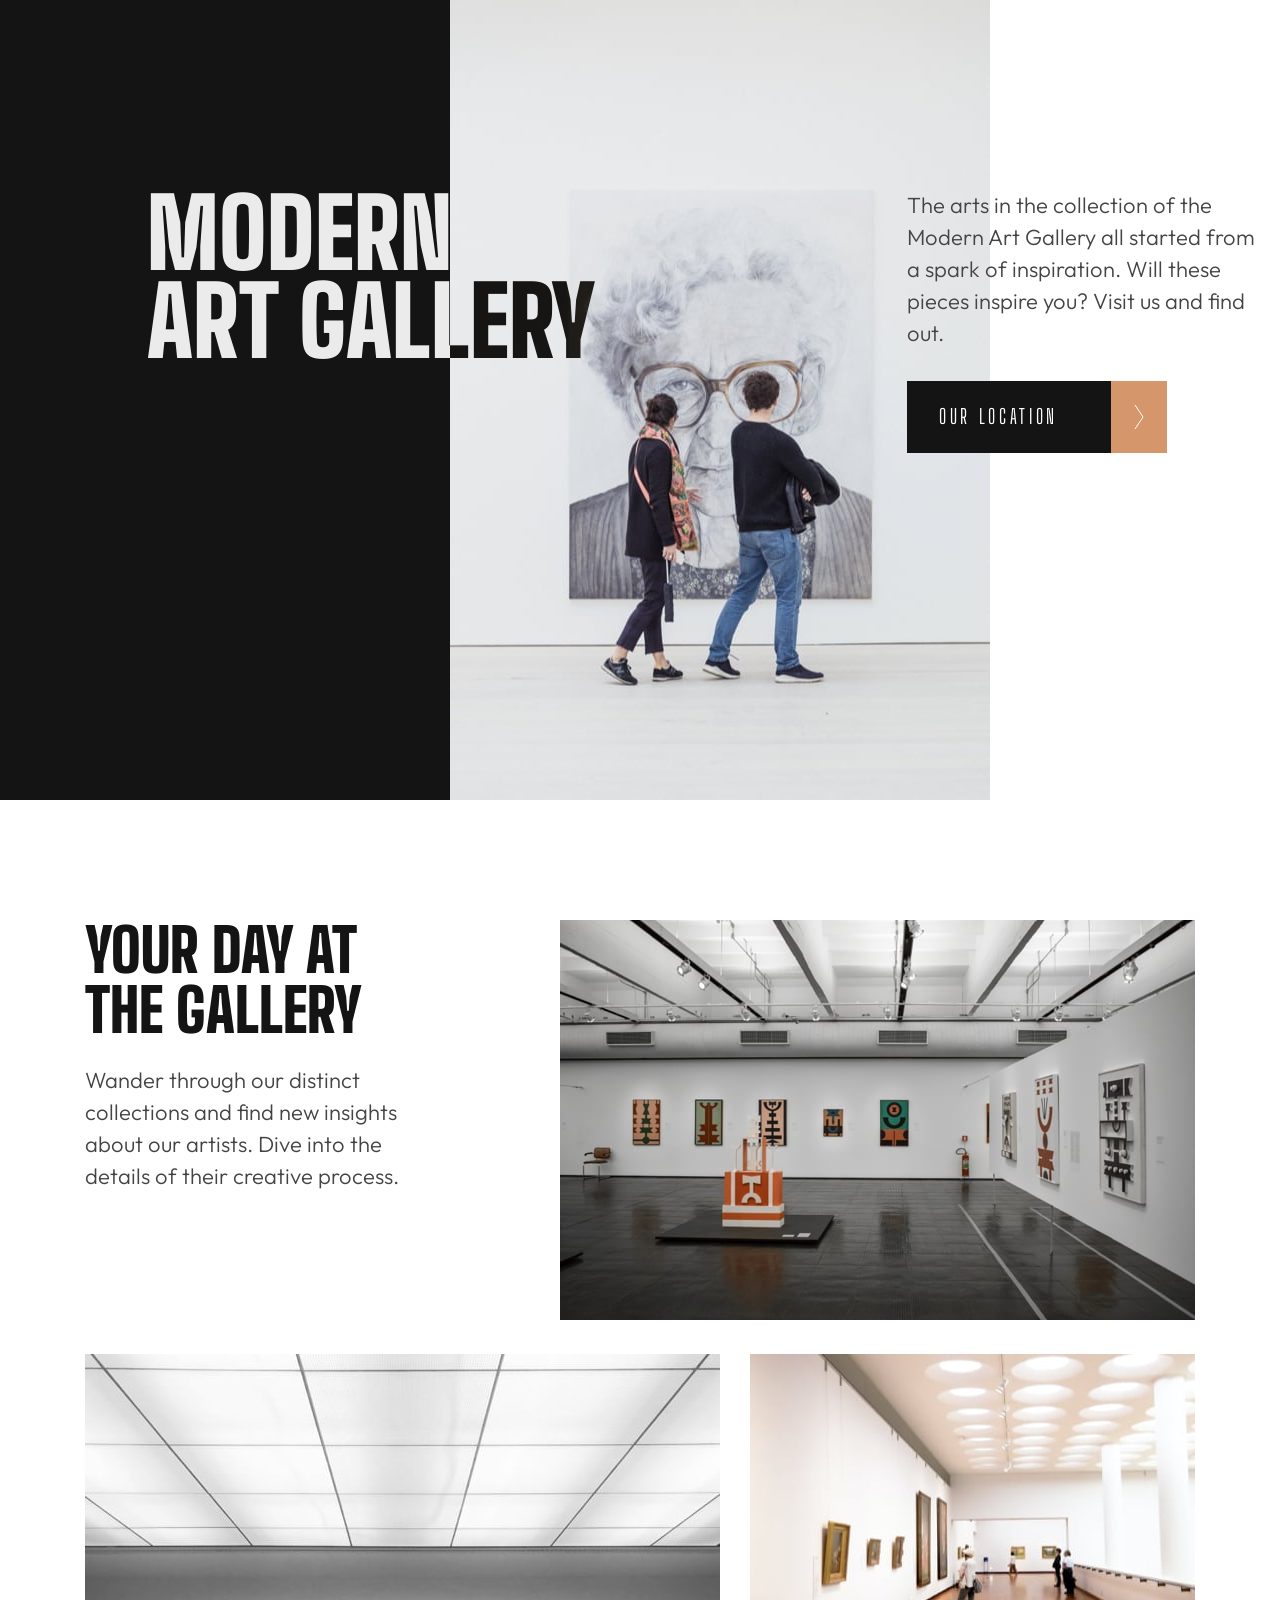
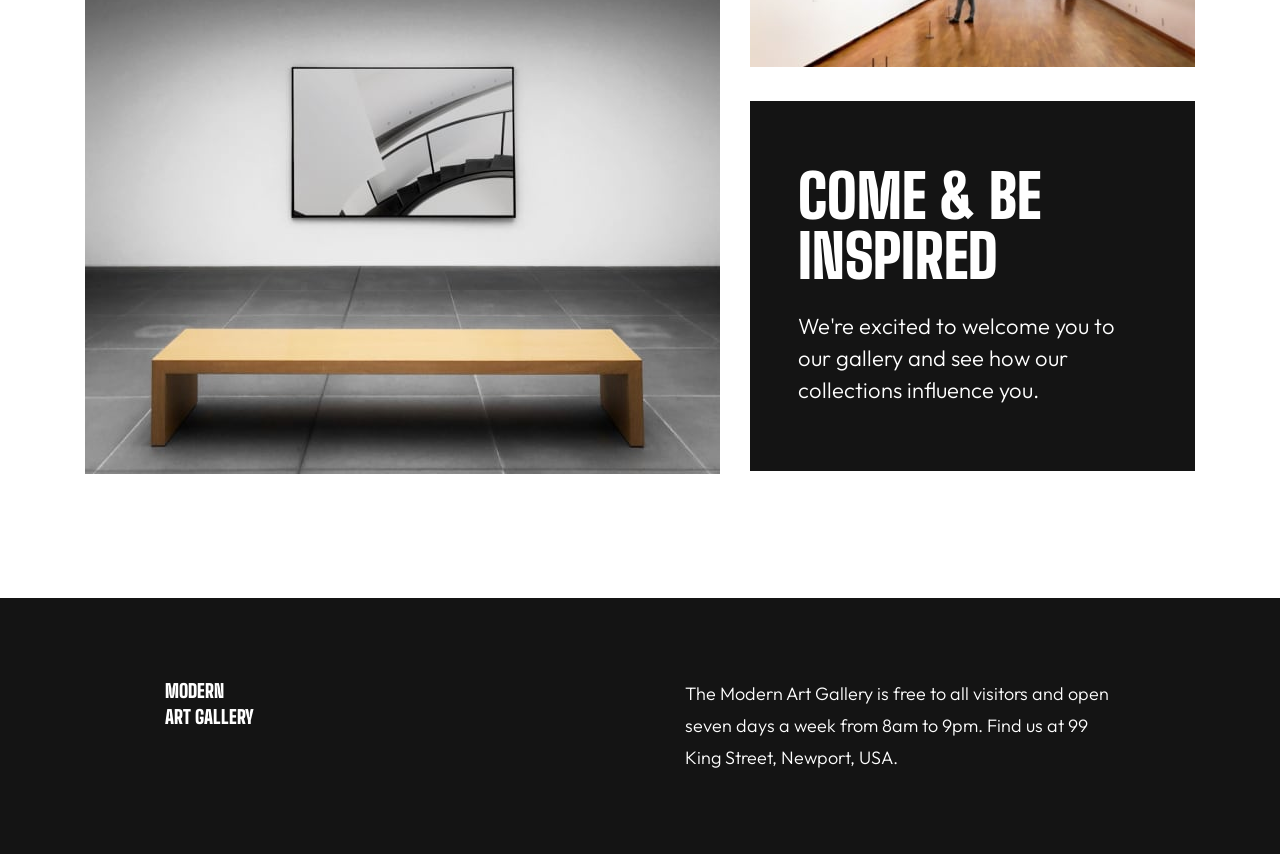
<file: Web-odev-3/art-gallery-website/index.html>
<!DOCTYPE html>
<html lang="en">
  <head>
    <meta charset="UTF-8" />
    <meta name="viewport" content="width=device-width, initial-scale=1.0" />

    <link
      rel="icon"
      type="image/png"
      sizes="32x32"
      href="try/favicon-32x32.png"
    />
    <link rel="preconnect" href="https://fonts.googleapis.com/" />
    <link
      href="https://fonts.googleapis.com/css2?family=Big+Shoulders+Display:wght@900&amp;family=Outfit:wght@300&amp;display=swap"
      rel="stylesheet"
    />
    <link rel="stylesheet" href="styles.css" />

    <title>Art gallery website</title>
  </head>

  <body>
    <main>
      <header>
        <picture class="hero-img">
          <source media="(min-width: 1000px)" srcset="try\image-hero.jpg" />
          <source media="(min-width: 768px)" srcset="try/image-hero.jpg" />
          <img
            src="try/image-hero.jpg"
            srcset="try\image-hero.jpg"
            alt="Man
          and woman walking past and looking at a mostly black and white
          painting of an eldery woman wearing brown glasses"
          />
        </picture>
        <div class="hero-container">
          <h1>
            Modern <br />
            Art Gallery
          </h1>

          <div class="hero-text">
            <p>
              The arts in the collection of the Modern Art Gallery all started
              from a spark of inspiration. Will these pieces inspire you? Visit
              us and find out.
            </p>
            <div class="link">
              <a href="location.html">Our location</a>
              <div class="arrow">
                <img src="try/icon-arrow-right.svg" alt="arrow" />
              </div>
            </div>
          </div>
        </div>
      </header>

      <div class="section-wrapper">
        <section class="section-1">
          <picture class="grid-1">
            <source
              media="(min-width: 1330px)"
              srcset="try\image-grid-1.jpg, try\image-grid-1@2x.jpg"
              <img
              src="try/image-grid-1.jpg"
              srcset="try\image-grid-1@2x.jpg"
            />
            <source
              media="(min-width: 768px)"
              srcset="try/image-grid-1.jpg, try/image-grid-1@2x.jpg 2x"
            />
            <img
              src="try/image-grid-1.jpg"
              srcset="try/mobile/image-grid-1@2x.jpg"
              alt="image1"
            />
          </picture>

          <div class="container">
            <h2>Your day<span></span> at the gallery</h2>
            <p>
              Wander through our distinct collections and find new insights
              about our artists. Dive into the details of their creative
              process.
            </p>
          </div>
        </section>

        <section class="section-2">
          <picture class="grid-2">
            <source
              media="(min-width: 1339px)"
              srcset="try/image-grid-2.jpg, try/image-grid-2@2x.jpg 2x"
            />
            <source
              media="(min-width: 768px)"
              srcset="try/image-grid-2.jpg, try/image-grid-2@2x.jpg 2x"
            />
            <img
              src="try/mobile/image-grid-1.jpg"
              srcset="try/mobile/image-grid-2@2x.jpg"
              alt="Image of light colored wood bench inside of museum facing a large photographic print of part of a circular stairwell"
            />
          </picture>

          <div class="inspired-container">
            <picture class="grid-3">
              <source
                media="(min-width: 1339px)"
                srcset="try/image-grid-3.jpg, try/image-grid-3@2x.jpg 2x"
              />

              <source
                media="(min-width: 768px)"
                srcset="try/image-grid-3.jpg, try/image-grid-3@2x.jpg 2x"
              />

              <img
                src="try/mobile/image-grid-3.jpg"
                srcset="try/mobile/image-grid-3@2x.jpg"
                alt="Image of a few people looking at paintings inside the museum"
              />
            </picture>

            <div class="inspired-text">
              <h2>
                Come &amp; be<br />
                inspired
              </h2>
              <p>
                We're excited to welcome you to our gallery and see how our
                collections influence you.
              </p>
            </div>
          </div>
        </section>
      </div>
    </main>

    <footer>
      <div class="footer-container">
        <h3>
          Modern<br />
          Art Gallery
        </h3>
        <p>
          The Modern Art Gallery is free to all visitors and open seven days a
          week from 8am to 9pm. Find us at 99 King Street, Newport, USA.
        </p>
      </div>
    </footer>
  </body>
</html>
</file>
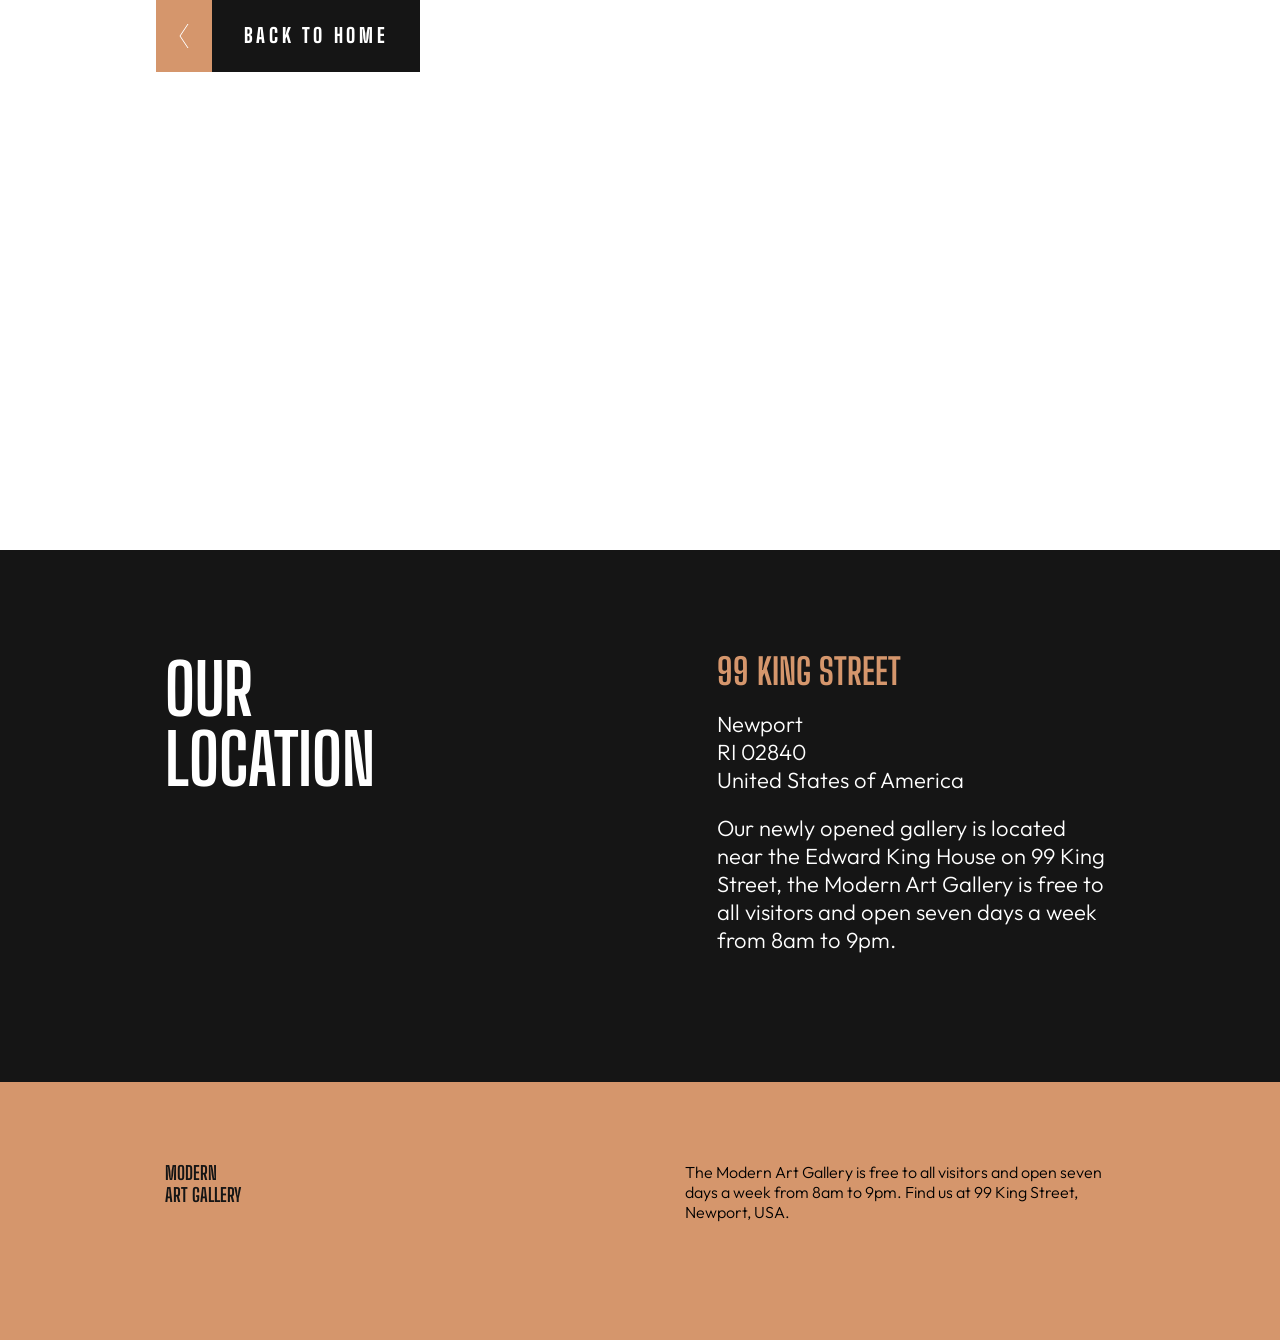
<file: Web-odev-3/art-gallery-website/location.html>
<!DOCTYPE html>
<html lang="en">
  <head>
    <meta charset="UTF-8" />
    <meta name="viewport" content="width=device-width, initial-scale=1.0" />

    <link
      rel="icon"
      type="image/png"
      sizes="32x32"
      href="try/favicon-32x32.png"
    />
    <link rel="preconnect" href="https://fonts.googleapis.com/" />
    <link
      href="https://fonts.googleapis.com/css2?family=Big+Shoulders+Display:wght@900&amp;family=Outfit:wght@300&amp;display=swap"
      rel="stylesheet"
    />
    <link rel="stylesheet" href="location.css" />

    <title>Art gallery website | Location</title>
  </head>

  <body>
    <div class="mapDiv">
      <div id="map" class="map">
        <div class="btn-wrapper">
          <button class="home-link">
            <div class="arrow-l">
              <img src="try/icon-arrow-left.svg" alt="left arrow icon" />
            </div>
            <a href="index.html">Back to Home</a>
          </button>
        </div>
      </div>
    </div>
    <main>
      <h1>Our<span></span> location</h1>
      <div class="info">
        <h2>99 King Street</h2>
        <p class="address">
          Newport <br />
          RI 02840 <br />
          United States of America <br />
        </p>
        <p>
          Our newly opened gallery is located near the Edward King House on 99
          King Street, the Modern Art Gallery is free to all visitors and open
          seven days a week from 8am to 9pm.
        </p>
      </div>
    </main>
    <footer>
      <div class="footer-wrapper">
        <div class="col-1">
          <h3>
            Modern <br />
            Art Gallery
          </h3>
        </div>
        <div class="col-2">
          The Modern Art Gallery is free to all visitors and open seven days a
          week from 8am to 9pm. Find us at 99 King Street, Newport, USA.
        </div>
      </div>
    </footer>
  </body>
</html>
</file>
<file: Web-odev-3/art-gallery-website/styles.css>
:root {
  --accent: #d5966c;
  --heading: #141414;
  --body-text: #444444;
  --background: #ffffff;
}
*,
* ::before,
* ::after {
  box-sizing: border-box;
  margin: 0;
  padding: 0;
  -moz-osx-font-smoothing: grayscale;
  -webkit-font-smoothing: antialiased;
}
body {
  background-color: var(--background);
}
h1,
h2,
h3 {
  color: var(--heading);
  font-family: "Big Shoulders Display", sans-serif;
  font-weight: 900;
  text-transform: uppercase;
}
h3,
footer,
footer p,
.inspired-text h2,
.inspired-text p {
  color: var(--background);
}
h1 {
  font-size: 3.75rem;
  line-height: 3.4375rem;
}
h2 {
  font-size: 3.125rem;
  line-height: 2.8125rem;
}
h2 span::before {
  content: "\A";
  white-space: pre;
}
p {
  color: var(--body-text);
  font-family: "Outfit", sans-serif;
  font-size: 1.125rem;
  font-weight: 300;
  line-height: 1.75rem;
}
i {
  font-size: 1.25rem;
  margin-right: 1.25rem;
}
.section-wrapper {
  margin-left: 1rem;
  margin-right: 1rem;
  max-width: 100%;
}
.section-wrapper img {
  max-width: 100%;
}
.hero-container {
  margin: 2rem 1rem 7.5rem 1rem;
}
.hero-text {
  margin-top: 2rem;
}
.grid-1 img {
  margin-bottom: 1.5625rem;
}
.section-1 {
  margin-bottom: 2rem;
}
.section-1 .container p {
  margin-top: 1.3125rem;
}
.grid-2 img,
.grid-3 img {
  margin-bottom: 1rem;
}
.inspired-text,
footer {
  background-color: var(--heading);
}
.inspired-text {
  margin-bottom: 7.5rem;
  padding: 3rem 1.5rem;
}
.inspired-text p {
  margin-top: 1.5rem;
}
footer {
  font-size: 1rem;
  line-height: 1.625rem;
  padding: 3rem 2rem;
}
footer p {
  margin-top: 2.375rem;
  margin-bottom: 2.375rem;
}
.arrow,
.link {
  align-items: center;
  display: flex;
  height: 4.5rem;
}
.arrow {
  background-color: var(--accent);
  justify-content: center;
  width: 3.5rem;
}
.link {
  background-color: var(--heading);
  justify-content: space-between;
  margin-top: 2rem;
  width: 16.25rem;
}
.link a {
  color: var(--background);
  font-family: "Big Shoulders Display", sans-serif;
  font-size: 1.25rem;
  letter-spacing: 3.64px;
  line-height: 1.49625rem;
  margin-left: 2rem;
  text-decoration: none;
  text-transform: uppercase;
}
.link:hover,
.link:hover .arrow {
  transition: all 0.3s ease-out;
}
.link:hover {
  background-color: var(--accent);
}
.link:hover .arrow {
  background-color: var(--heading);
}
footer a {
  color: var(--background);
}
footer a:hover {
  color: var(--accent);
}
@media screen and (min-width: 768px) {
  h1 {
    font-size: 4.375rem;
    line-height: 4.0625rem;
  }
  h2 {
    font-size: 3.125rem;
    line-height: 2.8125rem;
  }
  h2 span::before {
    display: none;
  }
  .section-1 .container p,
  .inspired-text p {
    margin-top: 1.5rem;
  }
  .section-wrapper {
    margin-left: auto;
    margin-right: auto;
    max-width: 43.0625rem;
  }

  section {
    display: flex;
  }
  header {
    display: flex;
    margin-bottom: 7.5rem;
  }
  .hero-container {
    margin-bottom: 0;
    margin-left: -3.125rem;
    margin-top: 9.0625rem;
    max-width: 21.1875rem;
  }
  .section-1 {
    margin-bottom: 0.6875rem;
  }
  .grid-1 img {
    margin-bottom: 0;
  }
  .grid-1 {
    order: 2;
  }
  .container {
    margin-right: 4.25rem;
    max-width: 13.9375rem;
  }
  .section-2 {
    margin-bottom: 7.5rem;
  }
  .grid-2 img {
    margin-right: 0.6875rem;
    width: 24.875rem;
  }
  .grid-3 img {
    margin-bottom: 5px;
  }
  .inspired-text,
  .grid-2 img {
    margin-bottom: 0;
  }
  .inspired-container {
    width: 17.5rem;
  }
  .inspired-text {
    padding: 5.25rem 1.8125rem;
  }

  .footer-container {
    display: flex;
    justify-content: space-between;
  }

  footer p {
    font-size: 1rem;
    margin: 0;
    max-width: 17.5625rem;
  }
  footer {
    padding: 3.5rem 2.4375rem;
  }
}
@media screen and (min-width: 1200px) {
  h1 {
    font-size: 6rem;
    line-height: 5.5rem;
  }

  h2 {
    font-size: 3.75rem;
    line-height: 3.75rem;
  }
  p {
    font-size: 1.375rem;
    line-height: 2rem;
  }
  .section-wrapper {
    max-width: 69.375rem;
  }
  header {
    position: relative;
  }
  .hero-img {
    padding-left: 28.125rem;
    background-color: var(--heading);
    height: 50rem;
  }

  .hero-container {
    display: flex;
    justify-content: space-between;
    margin-left: 11.5%;
    margin-top: 11.8125rem;
    max-width: 69.375rem;
    position: absolute;
  }

  .hero-container h1 {
    color: var(--background);
    margin-right: 246px;
    mix-blend-mode: difference;
    width: 514px;
  }

  .hero-text {
    margin-top: 0;
    max-width: 350px;
  }
  .section-1,
  .grid-3 img {
    margin-bottom: 1.875rem;
  }

  .container {
    margin-right: 7.8125rem;
    max-width: 21.875rem;
  }
  .grid-2 img {
    margin-right: 1.875rem;
    width: 39.6875rem;
  }

  .inspired-container {
    width: 27.8125rem;
  }

  .inspired-text {
    padding: 4.0625rem 3rem;
  }
  footer p {
    font-size: 1.125rem;
    max-width: 26.875rem;
  }
  footer {
    padding: 5rem 10.3125rem;
  }
}
</file>
<file: Web-odev-3/art-gallery-website/location.css>
:root {
  --accent: #d5966c;
  --heading: #151515;
  --body-text: #444444;
  --background: #ffffff;
}
*,
* ::before,
* ::after {
  box-sizing: border-box;
  margin: 0;
  padding: 0;
  -moz-osx-font-smoothing: grayscale;
  -webkit-font-smoothing: antialiased;
}
body {
  background-color: var(--background);
  font-family: "Outfit", sans-serif;
  font-weight: 300;
}
footer p,
h3,
i {
  color: var(--heading);
}
h1,
h2,
h3 {
  font-family: "Big Shoulders Display", sans-serif;
  text-transform: uppercase;
}
h1,
main p {
  color: var(--background);
}
h1 {
  font-size: 3.125rem;
  line-height: 2.185rem;
}
h2 {
  color: var(--accent);
  font-size: 2rem;
  line-height: 2rem;
}
footer p {
  font-size: 1rem;
}
i {
  font-size: 1.25rem;
}
main {
  background-color: var(--heading);
  padding: 3rem 1rem 3.5rem 1rem;
}
.info {
  margin-top: 3rem;
}
.info h2,
.address {
  margin-bottom: 20px;
}
.info,
.footer-wrapper {
  max-width: 21.4375rem;
}
footer {
  background-color: var(--accent);
  padding: 3rem 1rem;
}
.col-1,
.col-2 {
  margin-bottom: 2.375rem;
}
i:hover {
  color: var(--background);
}
#map {
  height: 34.375rem;
}
.arrow-l,
.home-link a {
  align-items: center;
  display: flex;
  height: 4.5rem;
  justify-content: center;
}
.map button a {
  align-items: center;
  background-color: var(--heading);
  color: var(--background);
  font-family: "Big Shoulders Display", sans-serif;
  font-size: 1.25rem;
  font-weight: 800;
  letter-spacing: 3.64px;
  line-height: 1.49625rem;
  text-decoration: none;
  text-transform: uppercase;
  width: 208px;
}
button:hover .arrow-l {
  background-color: var(--heading);
}
button:hover a {
  background-color: var(--accent);
}
button:hover .arrow-l,
button:hover a {
  transition: all 0.3s ease-out;
}
.arrow-l {
  background-color: var(--accent);
  width: 56px;
}
.home-link {
  border: none;
  display: flex;
  top: 0;
  left: 0;
  position: absolute;
  z-index: 500;
}
@media screen and (min-width: 768px) {
  h1 {
    font-size: 3.4375rem;
    line-height: 3.125rem;
  }
  main p {
    font-size: 1.125rem;
    line-height: 1.75rem;
  }
  footer p {
    font-size: 1rem;
    line-height: 1.625rem;
  }
  main {
    display: grid;
    grid-template-columns: 1fr 398px;
    justify-content: space-between;
    padding: 5.5rem 2.4375rem 5rem 2.4375rem;
  }
  h1 span::before {
    content: "\A";
    white-space: pre;
  }
  .info {
    margin-top: 0;
    max-width: 398px;
  }
  .home-link {
    left: 2.4375rem;
  }
  footer {
    padding: 3.5rem 2.4375rem;
  }
  .footer-wrapper {
    display: flex;
    justify-content: space-between;
    max-width: 689px;
  }
  .col-2 {
    width: 17.5625rem;
  }
}
@media screen and (min-width: 1000px) {
  h1 {
    font-size: 4.375rem;
    line-height: 4.375rem;
  }

  h2 {
    font-size: 2.25rem;
    line-height: 2.25rem;
  }

  main p {
    font-size: 1.375rem;
  }

  footer p {
    font-size: 1.125rem;
    line-height: 1.75rem;
  }
  main {
    padding: 6.5rem 10.312rem 8rem 10.312rem;
  }
  footer {
    padding: 5rem 10.312rem;
    justify-content: center;
  }
  .footer-wrapper {
    max-width: 69.375rem;
  }
  .col-2 {
    width: 26.875rem;
  }
  .home-link {
    left: 9.75rem;
  }
}
</file>
